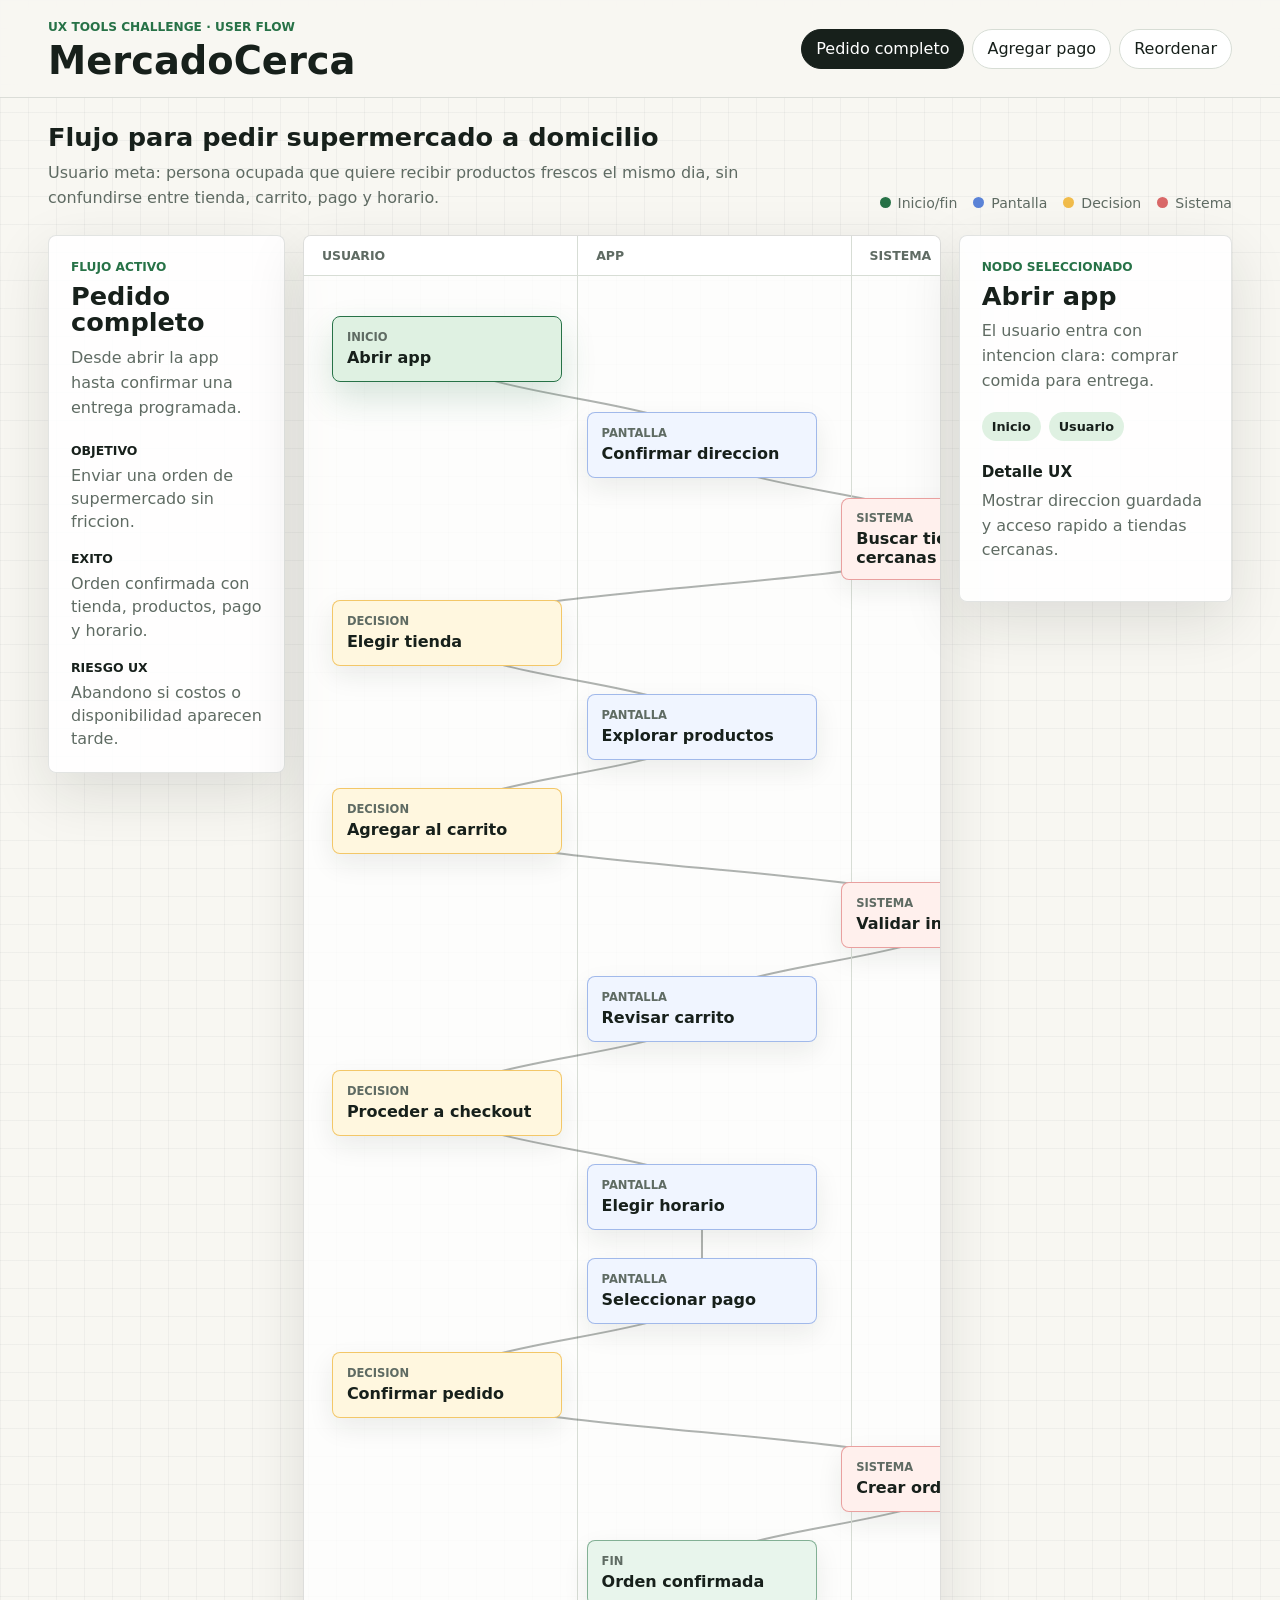
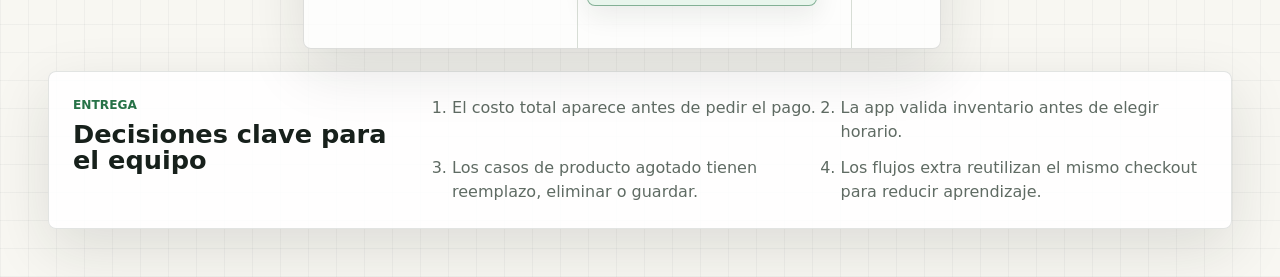
<file: index.html>
<!doctype html>
<html lang="es">
  <head>
    <meta charset="UTF-8" />
    <meta name="viewport" content="width=device-width, initial-scale=1.0" />
    <title>MercadoCerca | User Flow Challenge</title>
    <link rel="stylesheet" href="styles.css" />
  </head>
  <body>
    <header class="topbar">
      <div>
        <p class="eyebrow">UX Tools Challenge · User Flow</p>
        <h1>MercadoCerca</h1>
      </div>
      <nav aria-label="Flujos del reto">
        <button class="tab active" data-flow="order">Pedido completo</button>
        <button class="tab" data-flow="payment">Agregar pago</button>
        <button class="tab" data-flow="reorder">Reordenar</button>
      </nav>
    </header>

    <main>
      <section class="brief" aria-labelledby="brief-title">
        <div>
          <h2 id="brief-title">Flujo para pedir supermercado a domicilio</h2>
          <p>
            Usuario meta: persona ocupada que quiere recibir productos frescos
            el mismo dia, sin confundirse entre tienda, carrito, pago y horario.
          </p>
        </div>
        <div class="legend" aria-label="Leyenda">
          <span><i class="dot start"></i> Inicio/fin</span>
          <span><i class="dot screen"></i> Pantalla</span>
          <span><i class="dot decision"></i> Decision</span>
          <span><i class="dot system"></i> Sistema</span>
        </div>
      </section>

      <section class="workspace">
        <aside class="sidebar" aria-label="Resumen del flujo activo">
          <p class="section-label">Flujo activo</p>
          <h2 id="flow-title">Pedido completo</h2>
          <p id="flow-summary">
            Desde abrir la app hasta confirmar una entrega programada.
          </p>
          <dl>
            <div>
              <dt>Objetivo</dt>
              <dd id="flow-goal">Enviar una orden de supermercado sin friccion.</dd>
            </div>
            <div>
              <dt>Exito</dt>
              <dd id="flow-success">Orden confirmada con tienda, productos, pago y horario.</dd>
            </div>
            <div>
              <dt>Riesgo UX</dt>
              <dd id="flow-risk">Abandono si costos o disponibilidad aparecen tarde.</dd>
            </div>
          </dl>
        </aside>

        <section class="board" aria-label="Diagrama de flujo">
          <div class="lane-labels" aria-hidden="true">
            <span>Usuario</span>
            <span>App</span>
            <span>Sistema</span>
          </div>
          <div id="flow-board" class="flow-board"></div>
        </section>

        <aside class="inspector" aria-live="polite">
          <p class="section-label">Nodo seleccionado</p>
          <h2 id="node-title">Abrir app</h2>
          <p id="node-description">
            El usuario entra con intencion clara: comprar comida para entrega.
          </p>
          <div class="inspector-meta">
            <span id="node-type">Inicio</span>
            <span id="node-owner">Usuario</span>
          </div>
          <h3>Detalle UX</h3>
          <p id="node-note">
            Mostrar direccion guardada y acceso rapido a tiendas cercanas.
          </p>
        </aside>
      </section>

      <section class="handoff" aria-labelledby="handoff-title">
        <div>
          <p class="section-label">Entrega</p>
          <h2 id="handoff-title">Decisiones clave para el equipo</h2>
        </div>
        <ol>
          <li>El costo total aparece antes de pedir el pago.</li>
          <li>La app valida inventario antes de elegir horario.</li>
          <li>Los casos de producto agotado tienen reemplazo, eliminar o guardar.</li>
          <li>Los flujos extra reutilizan el mismo checkout para reducir aprendizaje.</li>
        </ol>
      </section>
    </main>

    <script src="script.js"></script>
  </body>
</html>
</file>
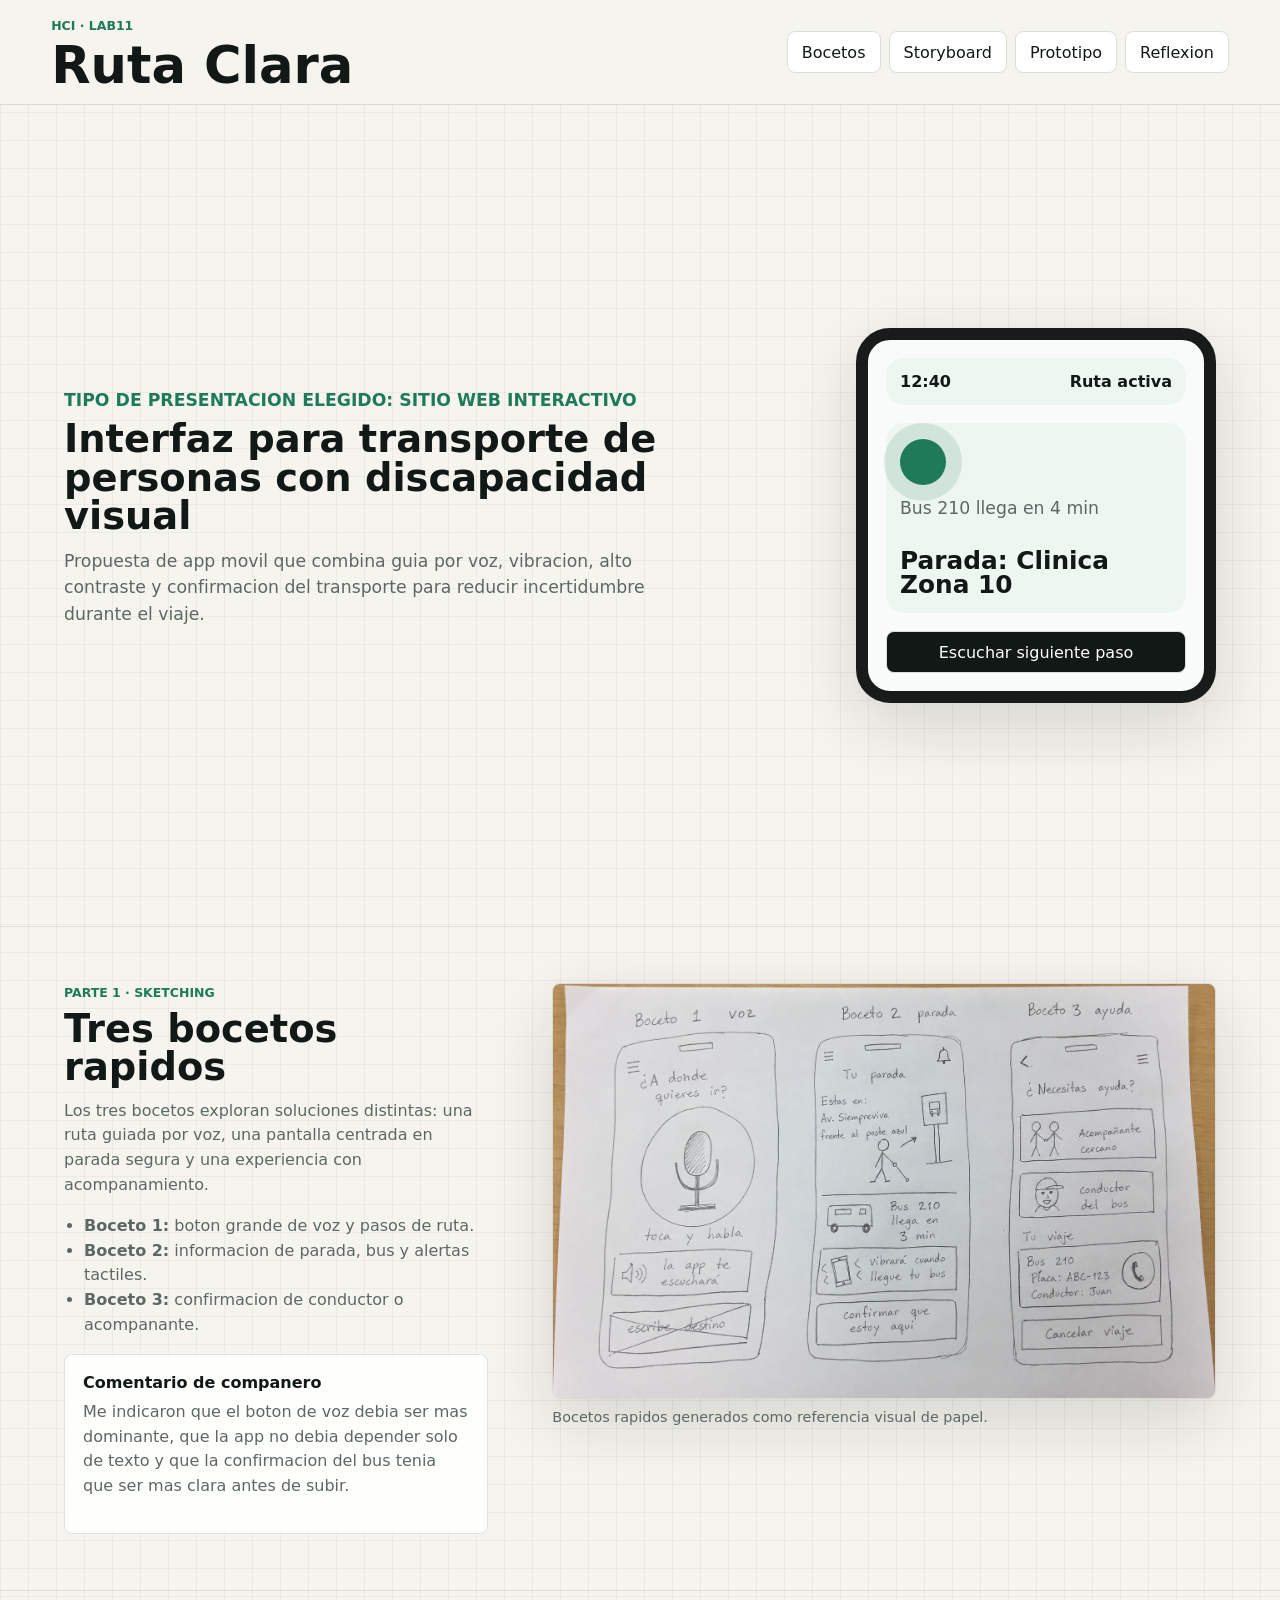
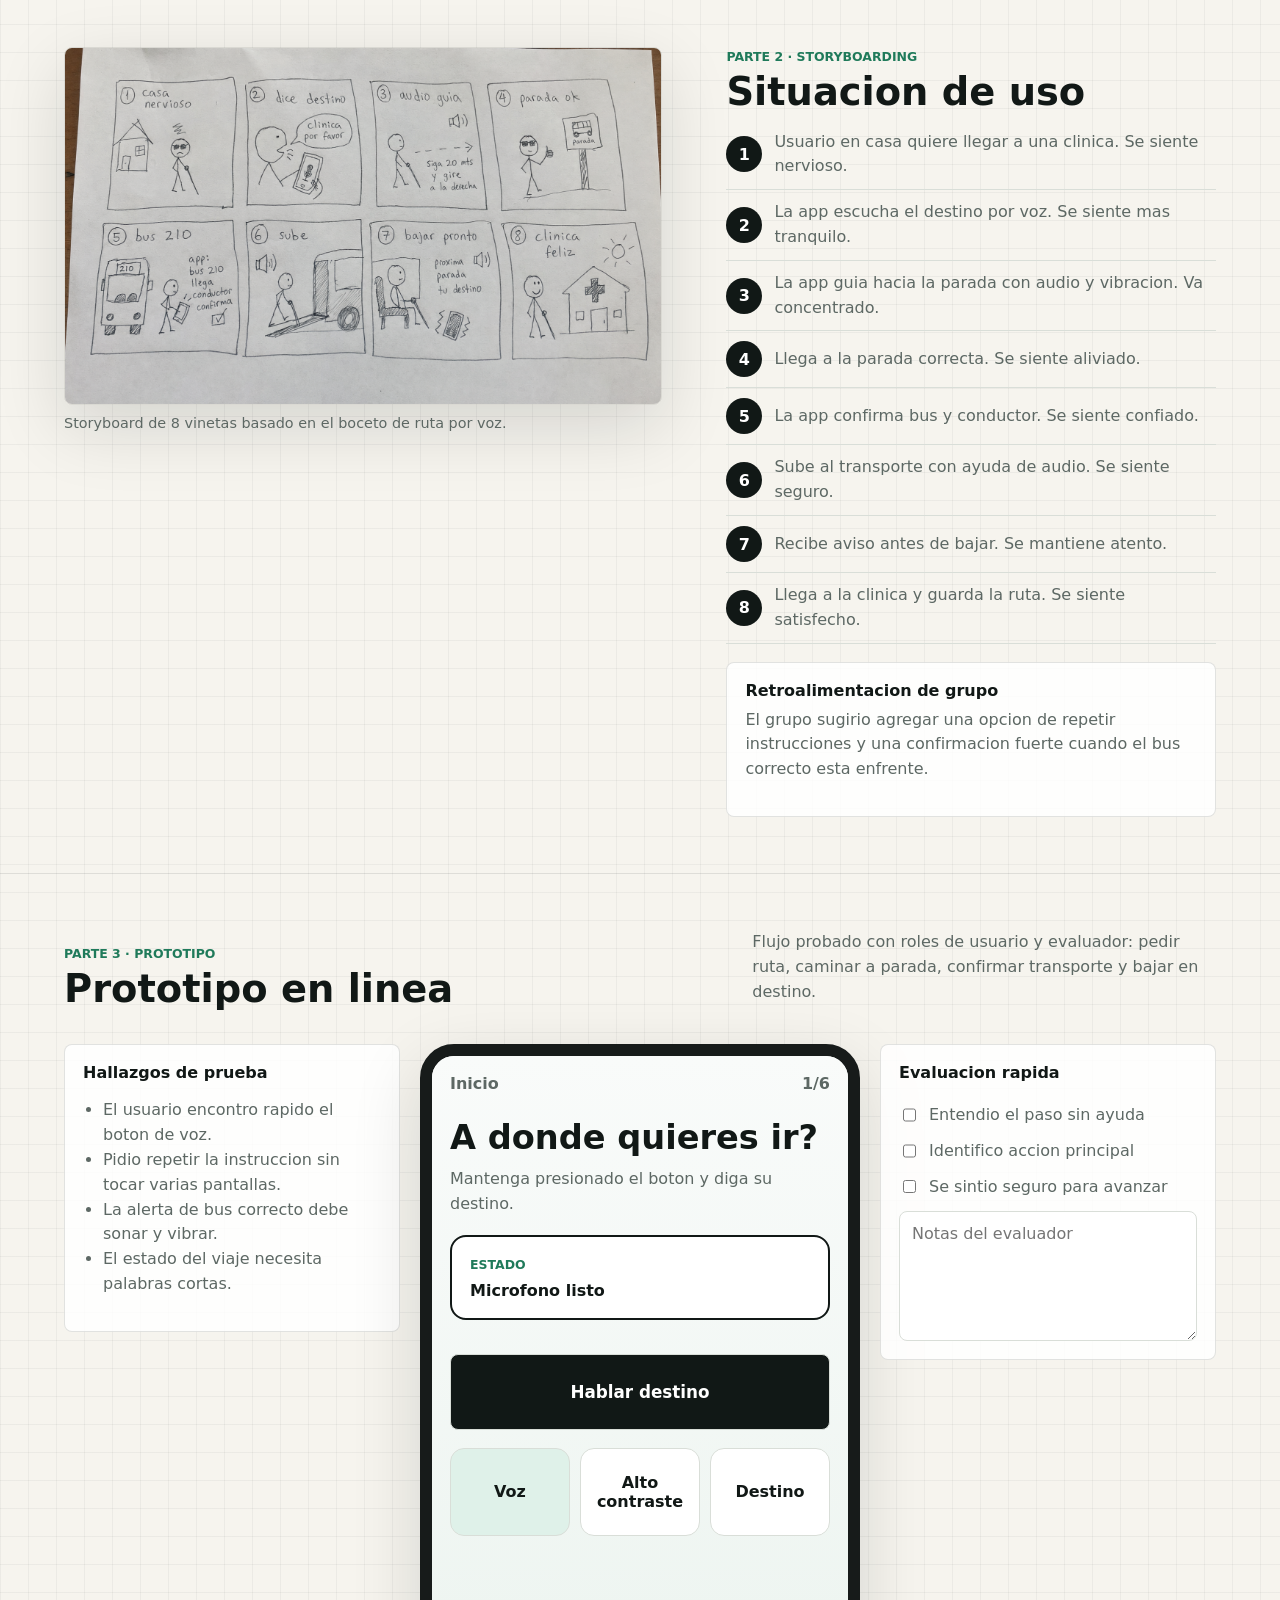
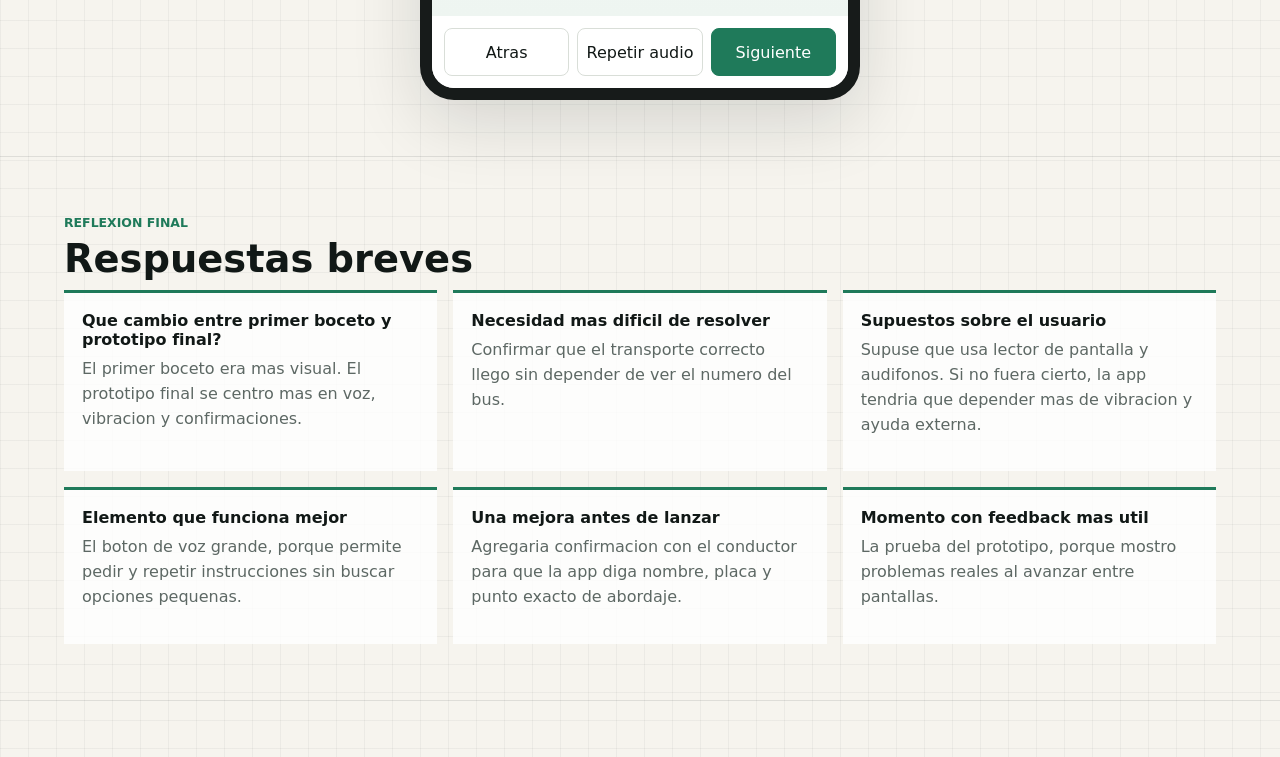
<file: Lab11/index.html>
<!doctype html>
<html lang="es">
  <head>
    <meta charset="UTF-8" />
    <meta name="viewport" content="width=device-width, initial-scale=1.0" />
    <title>Lab11 | Transporte accesible</title>
    <link rel="stylesheet" href="styles.css" />
  </head>
  <body>
    <header class="topbar">
      <div>
        <p class="eyebrow">HCI · Lab11</p>
        <h1>Ruta Clara</h1>
      </div>
      <nav aria-label="Secciones del laboratorio">
        <a href="#sketching">Bocetos</a>
        <a href="#storyboard">Storyboard</a>
        <a href="#prototipo">Prototipo</a>
        <a href="#reflexion">Reflexion</a>
      </nav>
    </header>

    <main>
      <section class="hero" aria-labelledby="hero-title">
        <div>
          <p class="eyebrow">Tipo de presentacion elegido: sitio web interactivo</p>
          <h2 id="hero-title">Interfaz para transporte de personas con discapacidad visual</h2>
          <p>
            Propuesta de app movil que combina guia por voz, vibracion, alto contraste y
            confirmacion del transporte para reducir incertidumbre durante el viaje.
          </p>
        </div>
        <div class="phone-preview" aria-label="Vista previa de Ruta Clara">
          <div class="phone-status">
            <span>12:40</span>
            <span>Ruta activa</span>
          </div>
          <div class="route-card">
            <span class="pulse"></span>
            <p>Bus 210 llega en 4 min</p>
            <strong>Parada: Clinica Zona 10</strong>
          </div>
          <button>Escuchar siguiente paso</button>
        </div>
      </section>

      <section id="sketching" class="section two-col">
        <div>
          <p class="eyebrow">Parte 1 · Sketching</p>
          <h2>Tres bocetos rapidos</h2>
          <p>
            Los tres bocetos exploran soluciones distintas: una ruta guiada por voz, una
            pantalla centrada en parada segura y una experiencia con acompanamiento.
          </p>
          <ul class="notes">
            <li><strong>Boceto 1:</strong> boton grande de voz y pasos de ruta.</li>
            <li><strong>Boceto 2:</strong> informacion de parada, bus y alertas tactiles.</li>
            <li><strong>Boceto 3:</strong> confirmacion de conductor o acompanante.</li>
          </ul>
          <div class="feedback">
            <h3>Comentario de companero</h3>
            <p>
              Me indicaron que el boton de voz debia ser mas dominante, que la app no
              debia depender solo de texto y que la confirmacion del bus tenia que ser
              mas clara antes de subir.
            </p>
          </div>
        </div>
        <figure>
          <img src="assets/bocetos.png" alt="Tres bocetos de interfaz para Ruta Clara" />
          <figcaption>Bocetos rapidos generados como referencia visual de papel.</figcaption>
        </figure>
      </section>

      <section id="storyboard" class="section two-col reverse">
        <figure>
          <img src="assets/storyboard.png" alt="Storyboard de ocho vinetas de Ruta Clara" />
          <figcaption>Storyboard de 8 vinetas basado en el boceto de ruta por voz.</figcaption>
        </figure>
        <div>
          <p class="eyebrow">Parte 2 · Storyboarding</p>
          <h2>Situacion de uso</h2>
          <div class="story-list">
            <article>
              <span>1</span>
              <p>Usuario en casa quiere llegar a una clinica. Se siente nervioso.</p>
            </article>
            <article>
              <span>2</span>
              <p>La app escucha el destino por voz. Se siente mas tranquilo.</p>
            </article>
            <article>
              <span>3</span>
              <p>La app guia hacia la parada con audio y vibracion. Va concentrado.</p>
            </article>
            <article>
              <span>4</span>
              <p>Llega a la parada correcta. Se siente aliviado.</p>
            </article>
            <article>
              <span>5</span>
              <p>La app confirma bus y conductor. Se siente confiado.</p>
            </article>
            <article>
              <span>6</span>
              <p>Sube al transporte con ayuda de audio. Se siente seguro.</p>
            </article>
            <article>
              <span>7</span>
              <p>Recibe aviso antes de bajar. Se mantiene atento.</p>
            </article>
            <article>
              <span>8</span>
              <p>Llega a la clinica y guarda la ruta. Se siente satisfecho.</p>
            </article>
          </div>
          <div class="feedback">
            <h3>Retroalimentacion de grupo</h3>
            <p>
              El grupo sugirio agregar una opcion de repetir instrucciones y una
              confirmacion fuerte cuando el bus correcto esta enfrente.
            </p>
          </div>
        </div>
      </section>

      <section id="prototipo" class="section prototype-section">
        <div class="section-head">
          <div>
            <p class="eyebrow">Parte 3 · Prototipo</p>
            <h2>Prototipo en linea</h2>
          </div>
          <p>
            Flujo probado con roles de usuario y evaluador: pedir ruta, caminar a parada,
            confirmar transporte y bajar en destino.
          </p>
        </div>

        <div class="prototype-grid">
          <aside class="test-notes">
            <h3>Hallazgos de prueba</h3>
            <ul>
              <li>El usuario encontro rapido el boton de voz.</li>
              <li>Pidio repetir la instruccion sin tocar varias pantallas.</li>
              <li>La alerta de bus correcto debe sonar y vibrar.</li>
              <li>El estado del viaje necesita palabras cortas.</li>
            </ul>
          </aside>

          <section class="app-shell" aria-label="Prototipo clicable de Ruta Clara">
            <div class="app-screen" id="app-screen"></div>
            <div class="app-actions">
              <button id="back-btn" type="button">Atras</button>
              <button id="voice-btn" type="button">Repetir audio</button>
              <button id="next-btn" type="button">Siguiente</button>
            </div>
          </section>

          <aside class="eval-panel">
            <h3>Evaluacion rapida</h3>
            <label>
              <input type="checkbox" />
              Entendio el paso sin ayuda
            </label>
            <label>
              <input type="checkbox" />
              Identifico accion principal
            </label>
            <label>
              <input type="checkbox" />
              Se sintio seguro para avanzar
            </label>
            <textarea placeholder="Notas del evaluador"></textarea>
          </aside>
        </div>
      </section>

      <section id="reflexion" class="section reflection">
        <p class="eyebrow">Reflexion final</p>
        <h2>Respuestas breves</h2>
        <div class="qa-grid">
          <article>
            <h3>Que cambio entre primer boceto y prototipo final?</h3>
            <p>El primer boceto era mas visual. El prototipo final se centro mas en voz, vibracion y confirmaciones.</p>
          </article>
          <article>
            <h3>Necesidad mas dificil de resolver</h3>
            <p>Confirmar que el transporte correcto llego sin depender de ver el numero del bus.</p>
          </article>
          <article>
            <h3>Supuestos sobre el usuario</h3>
            <p>Supuse que usa lector de pantalla y audifonos. Si no fuera cierto, la app tendria que depender mas de vibracion y ayuda externa.</p>
          </article>
          <article>
            <h3>Elemento que funciona mejor</h3>
            <p>El boton de voz grande, porque permite pedir y repetir instrucciones sin buscar opciones pequenas.</p>
          </article>
          <article>
            <h3>Una mejora antes de lanzar</h3>
            <p>Agregaria confirmacion con el conductor para que la app diga nombre, placa y punto exacto de abordaje.</p>
          </article>
          <article>
            <h3>Momento con feedback mas util</h3>
            <p>La prueba del prototipo, porque mostro problemas reales al avanzar entre pantallas.</p>
          </article>
        </div>
      </section>
    </main>

    <script src="script.js"></script>
  </body>
</html>
</file>
<file: styles.css>
:root {
  color-scheme: light;
  --ink: #17201b;
  --muted: #5f6b63;
  --line: #d7ddd5;
  --paper: #f8f7f2;
  --surface: #ffffff;
  --leaf: #277247;
  --mint: #dff1e2;
  --gold: #f1bc4b;
  --blue: #5b83d7;
  --rose: #d96868;
  --shadow: 0 20px 60px rgba(23, 32, 27, 0.12);
}

* {
  box-sizing: border-box;
}

body {
  margin: 0;
  min-width: 320px;
  background:
    linear-gradient(90deg, rgba(23, 32, 27, 0.04) 1px, transparent 1px),
    linear-gradient(rgba(23, 32, 27, 0.04) 1px, transparent 1px),
    var(--paper);
  background-size: 28px 28px;
  color: var(--ink);
  font-family:
    Inter, ui-sans-serif, system-ui, -apple-system, BlinkMacSystemFont, "Segoe UI",
    sans-serif;
  letter-spacing: 0;
}

button {
  font: inherit;
}

.topbar {
  position: sticky;
  top: 0;
  z-index: 10;
  display: flex;
  align-items: center;
  justify-content: space-between;
  gap: 24px;
  padding: 18px clamp(16px, 4vw, 48px);
  border-bottom: 1px solid rgba(23, 32, 27, 0.12);
  background: rgba(248, 247, 242, 0.92);
  backdrop-filter: blur(16px);
}

.eyebrow,
.section-label {
  margin: 0 0 6px;
  color: var(--leaf);
  font-size: 0.76rem;
  font-weight: 800;
  text-transform: uppercase;
}

h1,
h2,
h3,
p {
  margin-top: 0;
}

h1 {
  margin-bottom: 0;
  font-size: clamp(1.7rem, 3vw, 3rem);
  line-height: 0.95;
}

h2 {
  margin-bottom: 10px;
  font-size: clamp(1.35rem, 2vw, 2rem);
  line-height: 1.05;
}

h3 {
  margin: 22px 0 8px;
  font-size: 0.95rem;
}

p {
  color: var(--muted);
  line-height: 1.55;
}

nav {
  display: flex;
  flex-wrap: wrap;
  gap: 8px;
  justify-content: flex-end;
}

.tab {
  min-height: 40px;
  border: 1px solid var(--line);
  border-radius: 999px;
  padding: 0 14px;
  background: var(--surface);
  color: var(--ink);
  cursor: pointer;
  transition:
    transform 160ms ease,
    background 160ms ease,
    border-color 160ms ease;
}

.tab:hover {
  transform: translateY(-1px);
  border-color: var(--leaf);
}

.tab.active {
  background: var(--ink);
  color: white;
  border-color: var(--ink);
}

main {
  padding: 26px clamp(16px, 4vw, 48px) 48px;
}

.brief {
  display: grid;
  grid-template-columns: minmax(0, 1fr) auto;
  gap: 24px;
  align-items: end;
  margin-bottom: 24px;
}

.brief p {
  max-width: 720px;
  margin-bottom: 0;
}

.legend {
  display: flex;
  flex-wrap: wrap;
  gap: 10px 16px;
  justify-content: flex-end;
  color: var(--muted);
  font-size: 0.88rem;
}

.legend span {
  display: inline-flex;
  align-items: center;
  gap: 7px;
  white-space: nowrap;
}

.dot {
  width: 11px;
  height: 11px;
  border-radius: 50%;
  display: inline-block;
}

.dot.start {
  background: var(--leaf);
}

.dot.screen {
  background: var(--blue);
}

.dot.decision {
  background: var(--gold);
}

.dot.system {
  background: var(--rose);
}

.workspace {
  display: grid;
  grid-template-columns: minmax(220px, 0.78fr) minmax(520px, 2.1fr) minmax(240px, 0.9fr);
  gap: 18px;
  align-items: start;
}

.sidebar,
.inspector,
.handoff {
  border: 1px solid rgba(23, 32, 27, 0.12);
  border-radius: 8px;
  background: rgba(255, 255, 255, 0.88);
  box-shadow: var(--shadow);
}

.sidebar,
.inspector {
  position: sticky;
  top: 106px;
  padding: 22px;
}

dl {
  margin: 22px 0 0;
}

dt {
  margin-top: 18px;
  color: var(--ink);
  font-size: 0.78rem;
  font-weight: 800;
  text-transform: uppercase;
}

dd {
  margin: 6px 0 0;
  color: var(--muted);
  line-height: 1.45;
}

.board {
  position: relative;
  min-height: 680px;
  overflow: auto;
  border: 1px solid rgba(23, 32, 27, 0.14);
  border-radius: 8px;
  background: rgba(255, 255, 255, 0.74);
  box-shadow: var(--shadow);
}

.lane-labels {
  position: sticky;
  top: 0;
  z-index: 2;
  display: grid;
  min-width: 820px;
  grid-template-columns: repeat(3, 1fr);
  border-bottom: 1px solid var(--line);
  background: rgba(255, 255, 255, 0.94);
}

.lane-labels span {
  padding: 12px 18px;
  color: var(--muted);
  font-size: 0.78rem;
  font-weight: 800;
  text-transform: uppercase;
}

.lane-labels span + span {
  border-left: 1px solid var(--line);
}

.flow-board {
  position: relative;
  display: grid;
  min-width: 820px;
  grid-template-columns: repeat(3, 1fr);
  grid-auto-rows: 94px;
  padding: 28px;
}

.flow-lines {
  position: absolute;
  inset: 0;
  z-index: 0;
  width: 100%;
  height: 100%;
  pointer-events: none;
  overflow: visible;
}

.flow-board::before,
.flow-board::after {
  content: "";
  position: absolute;
  top: 0;
  bottom: 0;
  width: 1px;
  background: var(--line);
}

.flow-board::before {
  left: 33.333%;
}

.flow-board::after {
  left: 66.666%;
}

.node {
  position: relative;
  z-index: 1;
  align-self: center;
  width: min(92%, 230px);
  min-height: 66px;
  border: 1px solid var(--line);
  border-radius: 8px;
  padding: 12px 14px;
  background: var(--surface);
  color: var(--ink);
  text-align: left;
  cursor: pointer;
  box-shadow: 0 10px 26px rgba(23, 32, 27, 0.08);
  transition:
    transform 160ms ease,
    border-color 160ms ease,
    box-shadow 160ms ease;
}

.node:hover,
.node.active {
  transform: translateY(-2px);
  border-color: var(--leaf);
  box-shadow: 0 16px 34px rgba(39, 114, 71, 0.18);
}

.node small {
  display: block;
  margin-bottom: 4px;
  color: var(--muted);
  font-size: 0.72rem;
  font-weight: 800;
  text-transform: uppercase;
}

.node strong {
  display: block;
  line-height: 1.2;
}

.node.start {
  background: var(--mint);
}

.node.decision {
  border-color: rgba(241, 188, 75, 0.8);
  background: #fff7df;
}

.node.system {
  border-color: rgba(217, 104, 104, 0.58);
  background: #fff0ed;
}

.node.screen {
  border-color: rgba(91, 131, 215, 0.52);
  background: #f0f5ff;
}

.node.end {
  background: #e8f5ec;
  border-color: rgba(39, 114, 71, 0.52);
}

.connector {
  stroke: rgba(23, 32, 27, 0.34);
  stroke-width: 2;
  fill: none;
  marker-end: url("#arrowhead");
}

.inspector-meta {
  display: flex;
  flex-wrap: wrap;
  gap: 8px;
  margin-top: 18px;
}

.inspector-meta span {
  border-radius: 999px;
  padding: 7px 10px;
  background: var(--mint);
  color: var(--ink);
  font-size: 0.8rem;
  font-weight: 750;
}

.handoff {
  display: grid;
  grid-template-columns: minmax(220px, 0.7fr) minmax(0, 1.6fr);
  gap: 20px;
  margin-top: 22px;
  padding: 24px;
}

.handoff ol {
  display: grid;
  grid-template-columns: repeat(2, minmax(0, 1fr));
  gap: 12px 22px;
  margin: 0;
  padding-left: 20px;
  color: var(--muted);
  line-height: 1.5;
}

@media (max-width: 1120px) {
  .workspace {
    grid-template-columns: 1fr;
  }

  .sidebar,
  .inspector {
    position: static;
  }

  .board {
    min-height: 620px;
  }
}

@media (max-width: 760px) {
  .topbar,
  .brief,
  .handoff {
    grid-template-columns: 1fr;
  }

  .topbar {
    align-items: stretch;
  }

  nav,
  .legend {
    justify-content: flex-start;
  }

  .handoff ol {
    grid-template-columns: 1fr;
  }

  .board {
    min-height: 560px;
  }
}
</file>
<file: Lab11/styles.css>
:root {
  --ink: #111816;
  --muted: #5d6864;
  --paper: #f6f4ee;
  --surface: #ffffff;
  --line: #d9ded8;
  --green: #1f7a5a;
  --blue: #2f66d0;
  --amber: #e6a729;
  --red: #ca4d4d;
  --shadow: 0 22px 70px rgba(17, 24, 22, 0.14);
}

* {
  box-sizing: border-box;
}

html {
  scroll-behavior: smooth;
}

body {
  margin: 0;
  min-width: 320px;
  background:
    linear-gradient(90deg, rgba(17, 24, 22, 0.045) 1px, transparent 1px),
    linear-gradient(rgba(17, 24, 22, 0.045) 1px, transparent 1px),
    var(--paper);
  background-size: 28px 28px;
  color: var(--ink);
  font-family: Inter, ui-sans-serif, system-ui, -apple-system, BlinkMacSystemFont, "Segoe UI", sans-serif;
}

button,
textarea,
input {
  font: inherit;
}

.topbar {
  position: sticky;
  top: 0;
  z-index: 20;
  display: flex;
  justify-content: space-between;
  gap: 20px;
  align-items: center;
  padding: 16px clamp(16px, 4vw, 52px);
  border-bottom: 1px solid rgba(17, 24, 22, 0.12);
  background: rgba(246, 244, 238, 0.92);
  backdrop-filter: blur(16px);
}

h1,
h2,
h3,
p {
  margin-top: 0;
}

h1 {
  margin-bottom: 0;
  font-size: clamp(2rem, 4vw, 4.4rem);
  line-height: 0.9;
}

h2 {
  margin-bottom: 12px;
  font-size: clamp(1.8rem, 3vw, 3.2rem);
  line-height: 1;
}

h3 {
  margin-bottom: 8px;
  font-size: 1rem;
}

p,
li {
  color: var(--muted);
  line-height: 1.55;
}

.eyebrow {
  margin-bottom: 7px;
  color: var(--green);
  font-size: 0.78rem;
  font-weight: 850;
  text-transform: uppercase;
}

nav {
  display: flex;
  flex-wrap: wrap;
  justify-content: flex-end;
  gap: 8px;
}

nav a,
button {
  min-height: 42px;
  border: 1px solid var(--line);
  border-radius: 8px;
  padding: 0 14px;
  background: var(--surface);
  color: var(--ink);
  text-decoration: none;
  display: inline-flex;
  align-items: center;
  justify-content: center;
  cursor: pointer;
}

button:hover,
nav a:hover {
  border-color: var(--green);
}

main {
  padding-bottom: 56px;
}

.hero {
  min-height: calc(100svh - 78px);
  display: grid;
  grid-template-columns: minmax(0, 1.2fr) minmax(300px, 0.8fr);
  align-items: center;
  gap: clamp(28px, 5vw, 80px);
  padding: clamp(28px, 6vw, 72px) clamp(16px, 5vw, 70px);
  border-bottom: 1px solid rgba(17, 24, 22, 0.1);
}

.hero p {
  max-width: 680px;
  font-size: 1.08rem;
}

.phone-preview,
.app-shell {
  border: 12px solid #171b1a;
  border-radius: 34px;
  background: #f9fbfa;
  box-shadow: var(--shadow);
}

.phone-preview {
  max-width: 360px;
  margin-left: auto;
  padding: 18px;
}

.phone-status,
.route-card {
  border-radius: 18px;
  background: #edf6f1;
  padding: 14px;
}

.phone-status {
  display: flex;
  justify-content: space-between;
  margin-bottom: 18px;
  color: var(--ink);
  font-weight: 800;
}

.route-card {
  min-height: 190px;
  display: grid;
  align-content: center;
  gap: 10px;
}

.route-card strong {
  font-size: 1.55rem;
  line-height: 1;
}

.pulse {
  width: 46px;
  height: 46px;
  border-radius: 50%;
  background: var(--green);
  box-shadow: 0 0 0 16px rgba(31, 122, 90, 0.14);
}

.phone-preview button {
  width: 100%;
  margin-top: 18px;
  background: var(--ink);
  color: white;
}

.section {
  padding: 56px clamp(16px, 5vw, 70px);
  border-bottom: 1px solid rgba(17, 24, 22, 0.1);
}

.two-col {
  display: grid;
  grid-template-columns: minmax(280px, 0.78fr) minmax(320px, 1.22fr);
  gap: clamp(26px, 5vw, 70px);
  align-items: start;
}

.reverse {
  grid-template-columns: minmax(320px, 1.1fr) minmax(280px, 0.9fr);
}

figure {
  margin: 0;
}

img {
  display: block;
  width: 100%;
  border-radius: 8px;
  border: 1px solid rgba(17, 24, 22, 0.12);
  box-shadow: var(--shadow);
}

figcaption {
  margin-top: 10px;
  color: var(--muted);
  font-size: 0.9rem;
}

.notes,
.test-notes ul {
  padding-left: 20px;
}

.feedback,
.test-notes,
.eval-panel {
  border: 1px solid rgba(17, 24, 22, 0.12);
  border-radius: 8px;
  background: rgba(255, 255, 255, 0.84);
  padding: 18px;
}

.story-list {
  display: grid;
  gap: 10px;
  margin: 18px 0;
}

.story-list article {
  display: grid;
  grid-template-columns: 36px 1fr;
  gap: 12px;
  align-items: center;
  border-bottom: 1px solid var(--line);
  padding-bottom: 10px;
}

.story-list span {
  width: 36px;
  height: 36px;
  border-radius: 50%;
  display: grid;
  place-items: center;
  background: var(--ink);
  color: white;
  font-weight: 850;
}

.story-list p {
  margin-bottom: 0;
}

.section-head {
  display: grid;
  grid-template-columns: minmax(0, 1fr) minmax(260px, 0.7fr);
  gap: 26px;
  align-items: end;
  margin-bottom: 24px;
}

.prototype-grid {
  display: grid;
  grid-template-columns: minmax(220px, 0.7fr) minmax(320px, 440px) minmax(220px, 0.7fr);
  gap: 20px;
  align-items: start;
}

.app-shell {
  overflow: hidden;
}

.app-screen {
  min-height: 560px;
  padding: 18px;
  background: linear-gradient(#f9fbfa, #eef5f1);
}

.screen-top {
  display: flex;
  justify-content: space-between;
  gap: 12px;
  color: var(--muted);
  font-weight: 800;
}

.app-title {
  margin: 28px 0 12px;
  font-size: 2.1rem;
  line-height: 1;
}

.status-box {
  margin: 18px 0;
  border: 2px solid var(--ink);
  border-radius: 16px;
  padding: 18px;
  background: white;
}

.primary-action {
  width: 100%;
  min-height: 76px;
  margin-top: 16px;
  background: var(--ink);
  color: white;
  font-size: 1.05rem;
  font-weight: 850;
}

.signal-row {
  display: grid;
  grid-template-columns: repeat(3, 1fr);
  gap: 10px;
  margin-top: 18px;
}

.signal {
  min-height: 88px;
  border-radius: 14px;
  display: grid;
  place-items: center;
  background: white;
  border: 1px solid var(--line);
  color: var(--ink);
  text-align: center;
  font-weight: 800;
}

.signal.good {
  background: #dff1e9;
}

.signal.warn {
  background: #fff2cf;
}

.app-actions {
  display: grid;
  grid-template-columns: repeat(3, 1fr);
  gap: 8px;
  padding: 12px;
  background: white;
}

.app-actions button {
  min-height: 48px;
  padding: 0 8px;
}

.app-actions button:last-child {
  background: var(--green);
  color: white;
  border-color: var(--green);
}

.eval-panel {
  display: grid;
  gap: 14px;
}

.eval-panel label {
  display: flex;
  gap: 10px;
  color: var(--muted);
  line-height: 1.35;
}

textarea {
  width: 100%;
  min-height: 130px;
  resize: vertical;
  border: 1px solid var(--line);
  border-radius: 8px;
  padding: 12px;
}

.qa-grid {
  display: grid;
  grid-template-columns: repeat(3, minmax(0, 1fr));
  gap: 16px;
}

.qa-grid article {
  border-top: 3px solid var(--green);
  background: rgba(255, 255, 255, 0.82);
  padding: 18px;
}

@media (max-width: 1040px) {
  .hero,
  .two-col,
  .reverse,
  .section-head,
  .prototype-grid,
  .qa-grid {
    grid-template-columns: 1fr;
  }

  .phone-preview {
    margin: 0;
  }
}

@media (max-width: 720px) {
  .topbar {
    align-items: flex-start;
    flex-direction: column;
  }

  nav {
    justify-content: flex-start;
  }

  .app-actions {
    grid-template-columns: 1fr;
  }
}
</file>
